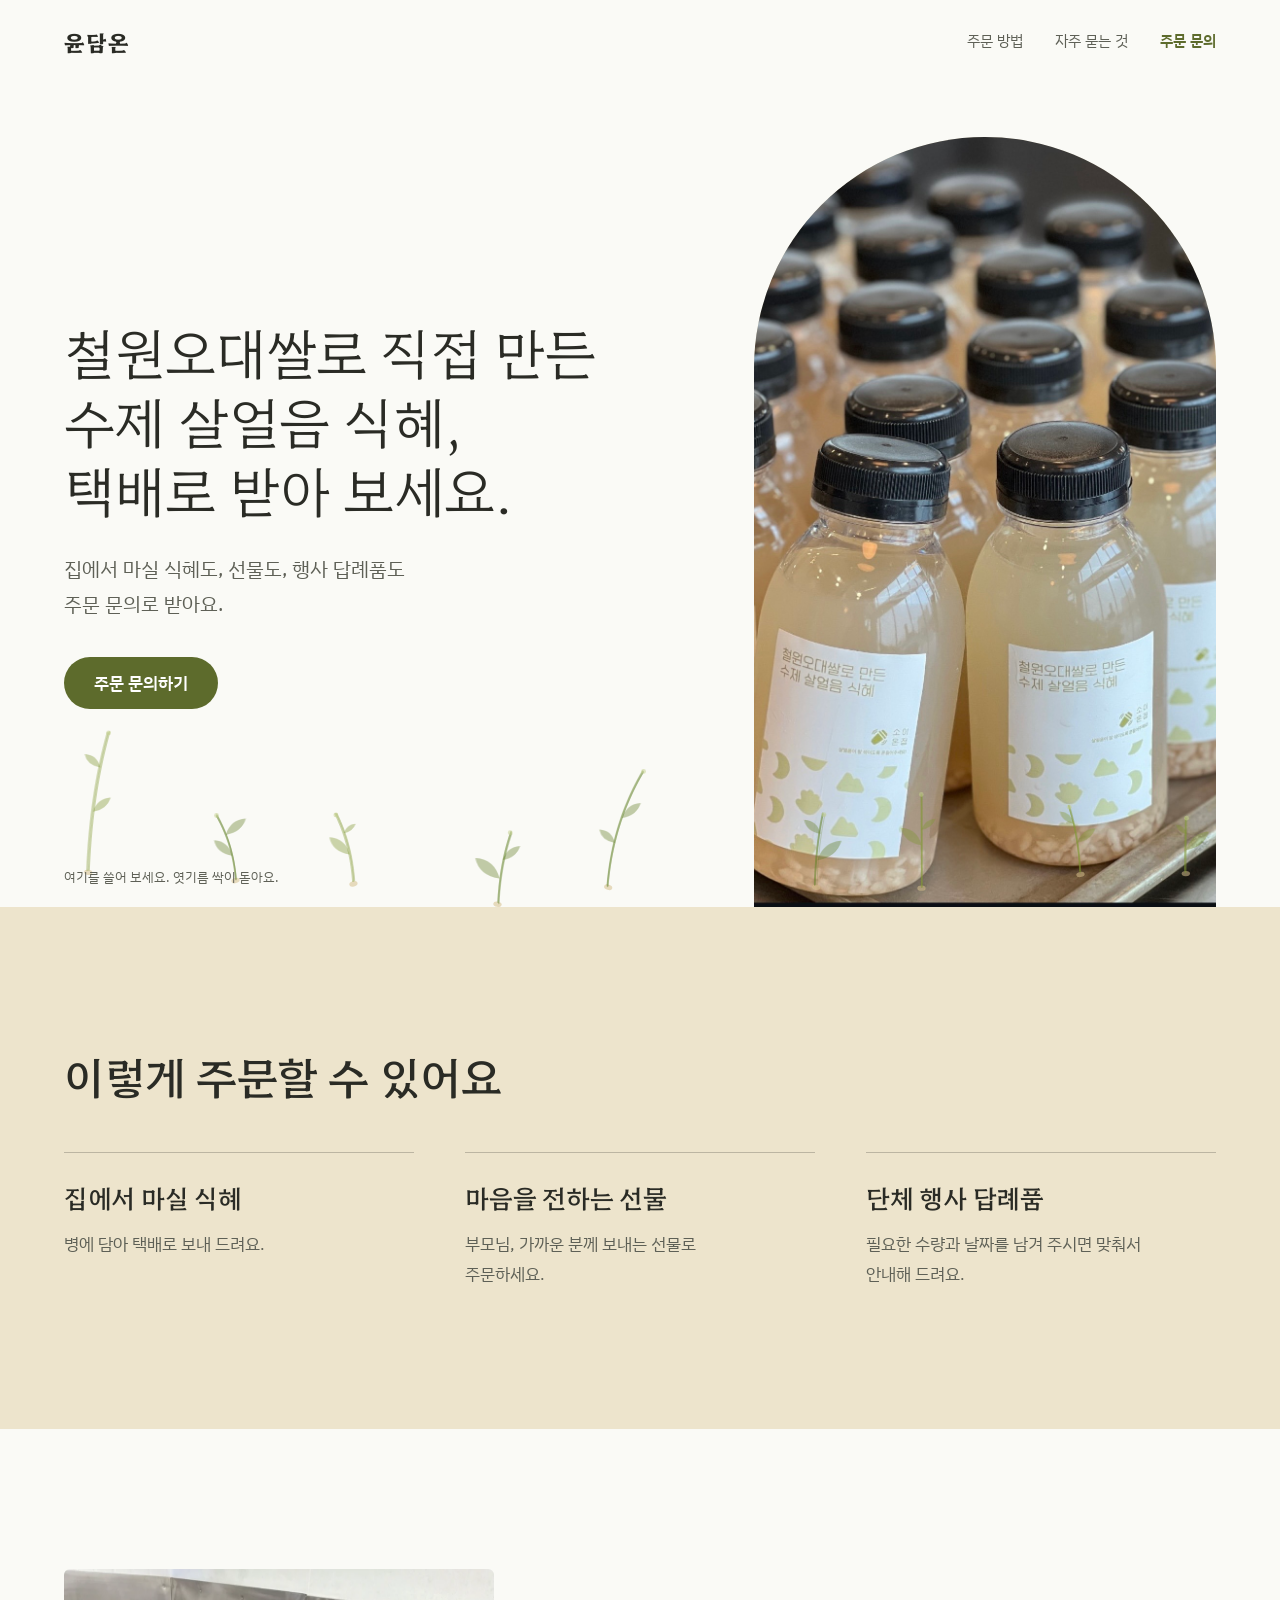
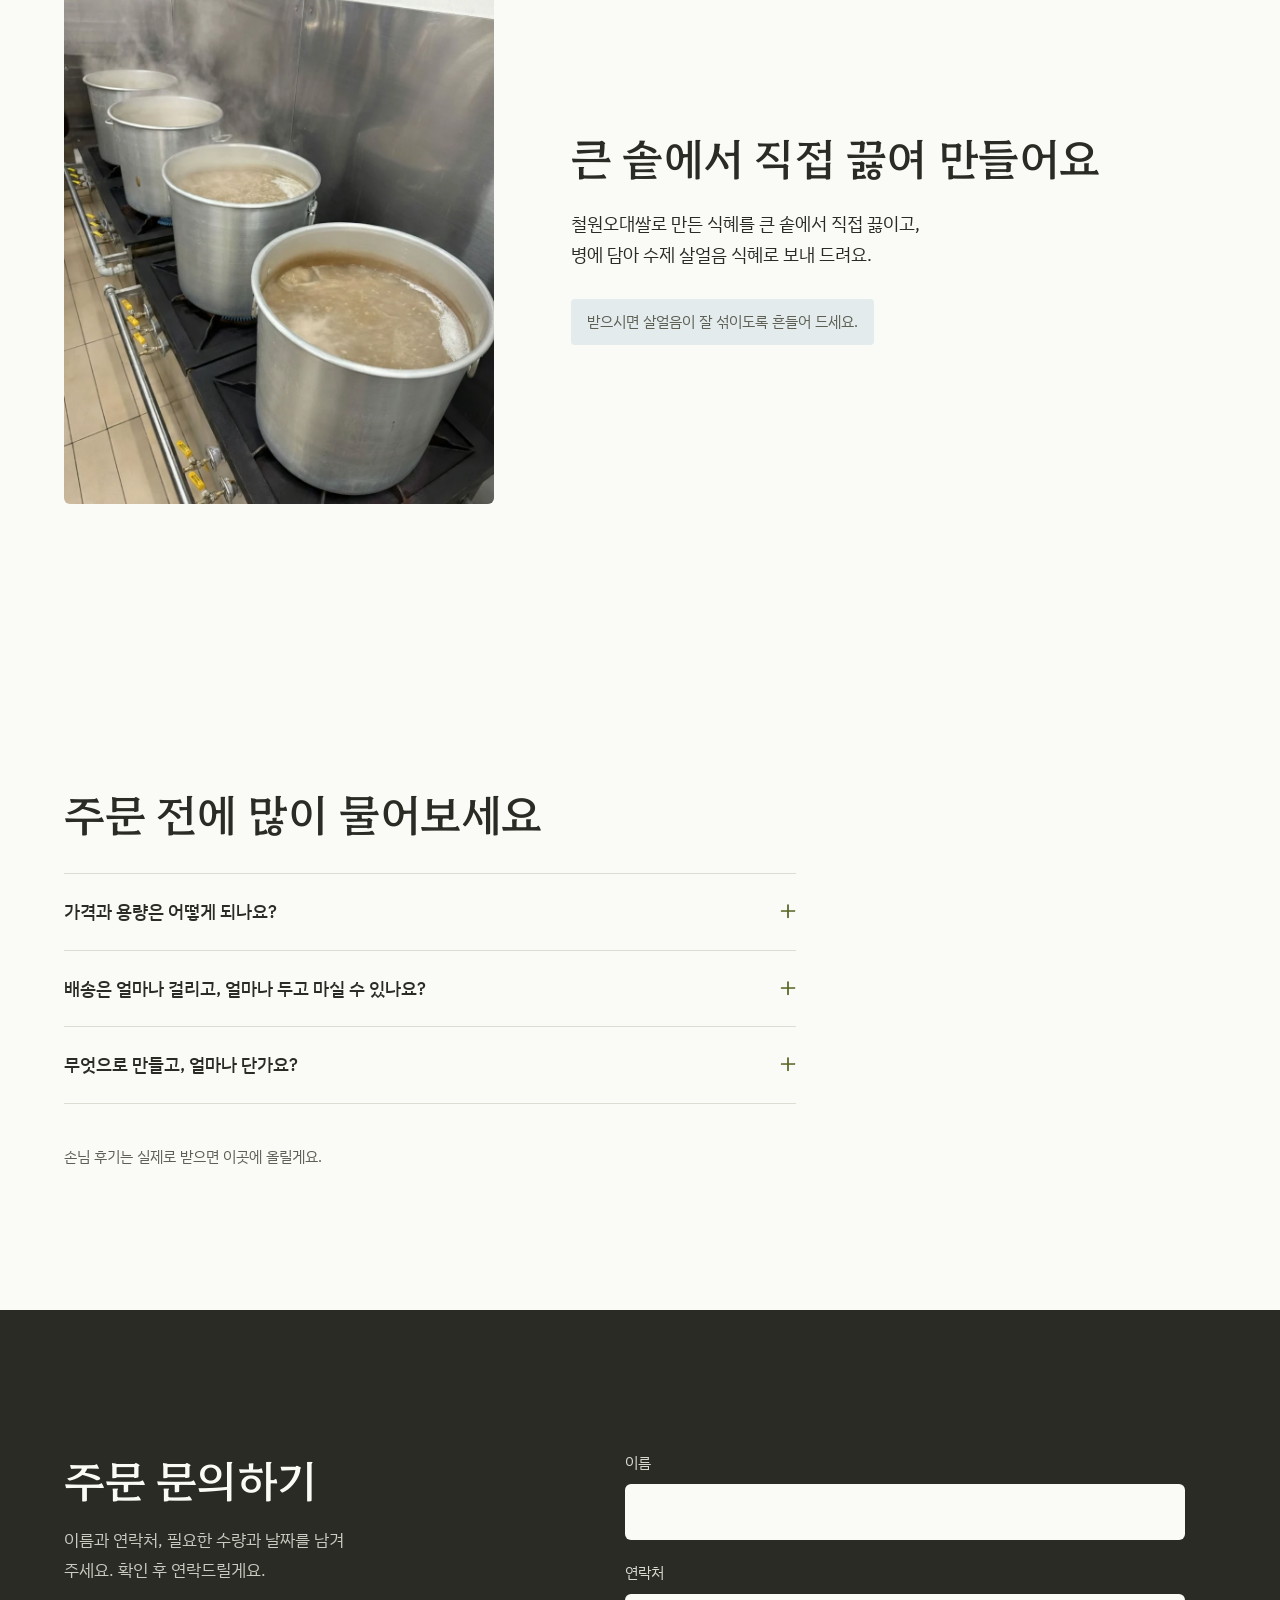
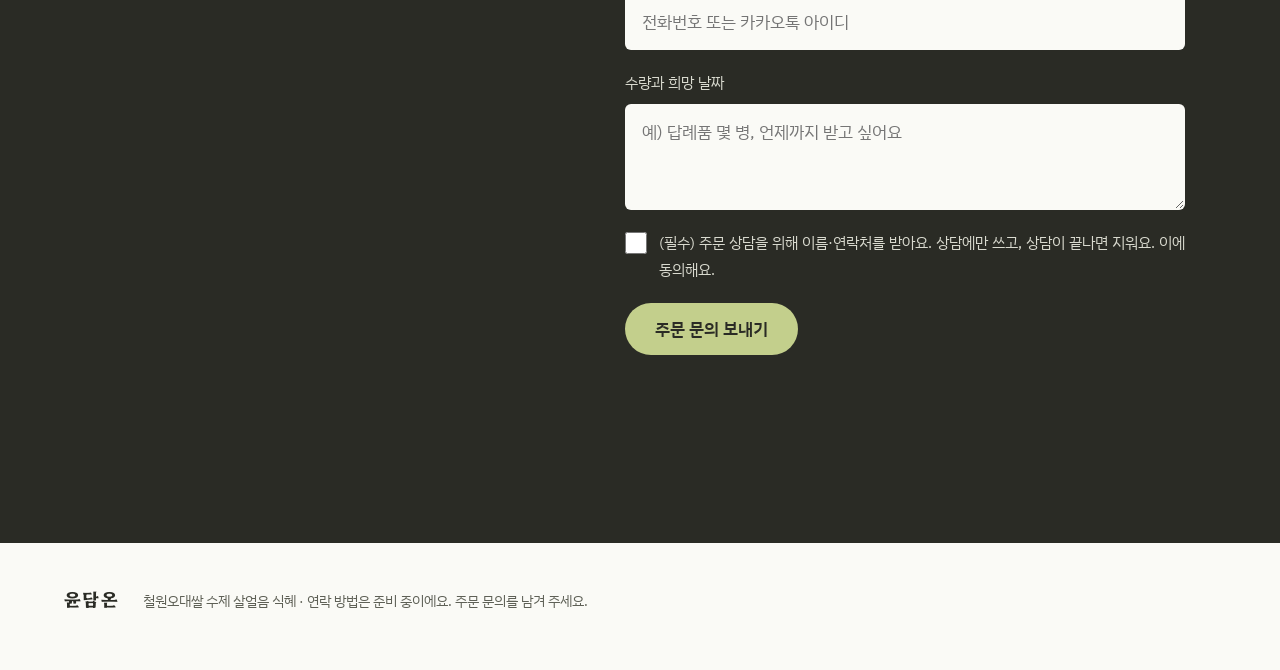
<file: index.html>
<!doctype html>
<html lang="ko">
<head>
  <meta charset="utf-8">
  <meta name="viewport" content="width=device-width, initial-scale=1">
  <title>윤담온 — 철원오대쌀 수제 살얼음 식혜</title>
  <meta name="description" content="철원오대쌀로 직접 만든 수제 살얼음 식혜. 집에서 마실 식혜, 선물, 단체 행사 답례품 주문 문의를 받아요.">
  <meta property="og:title" content="윤담온 — 철원오대쌀 수제 살얼음 식혜">
  <meta property="og:description" content="집에서 마실 식혜도, 선물도, 행사 답례품도 주문 문의로 받아요.">
  <meta property="og:image" content="/images/product.jpg">
  <meta name="theme-color" content="#FAFAF6">
  <link rel="preconnect" href="https://fonts.googleapis.com">
  <link rel="preconnect" href="https://fonts.gstatic.com" crossorigin>
  <link href="https://fonts.googleapis.com/css2?family=Hahmlet:wght@300;500;700&family=IBM+Plex+Sans+KR:wght@400;500;600&display=swap" rel="stylesheet">
  <link rel="stylesheet" href="/styles.css">
</head>
<body>
  <a class="skip" href="#order">주문 문의로 바로 가기</a>

  <header class="top">
    <a class="wordmark" href="/">윤담온</a>
    <nav aria-label="주요 메뉴">
      <a href="#ways">주문 방법</a>
      <a href="#faq">자주 묻는 것</a>
      <a class="nav-cta" href="#order">주문 문의</a>
    </nav>
  </header>

  <main>
    <section class="hero" aria-labelledby="hero-title">
      <div class="hero-copy">
        <h1 id="hero-title"><span>철원오대쌀로 직접 만든</span> <span>수제 살얼음 식혜,</span> <span>택배로 받아 보세요.</span></h1>
        <p class="lede">집에서 마실 식혜도, 선물도, 행사 답례품도<br>주문 문의로 받아요.</p>
        <a class="btn" href="#order">주문 문의하기</a>
      </div>
      <figure class="hero-photo">
        <img src="/images/product.jpg" width="1170" height="1583" alt="‘철원오대쌀로 만든 수제 살얼음 식혜’ 라벨이 붙은 병 식혜가 줄지어 놓여 있다">
      </figure>
      <canvas class="sprouts" aria-hidden="true"></canvas>
      <p class="sprout-hint" aria-hidden="true">여기를 쓸어 보세요. 엿기름 싹이 돋아요.</p>
    </section>

    <section id="ways" class="ways" aria-labelledby="ways-title">
      <h2 id="ways-title">이렇게 주문할 수 있어요</h2>
      <ul class="way-list">
        <li>
          <h3>집에서 마실 식혜</h3>
          <p>병에 담아 택배로 보내 드려요.</p>
        </li>
        <li>
          <h3>마음을 전하는 선물</h3>
          <p>부모님, 가까운 분께 보내는 선물로 주문하세요.</p>
        </li>
        <li>
          <h3>단체 행사 답례품</h3>
          <p>필요한 수량과 날짜를 남겨 주시면 맞춰서 안내해 드려요.</p>
        </li>
      </ul>
    </section>

    <section class="made" aria-labelledby="made-title">
      <figure class="made-photo">
        <img src="/images/pot.webp" width="924" height="2000" loading="lazy" alt="큰 솥 네 개에서 식혜를 끓이고 있는 모습">
      </figure>
      <div class="made-copy">
        <h2 id="made-title">큰 솥에서 직접 끓여 만들어요</h2>
        <p>철원오대쌀로 만든 식혜를 큰 솥에서 직접 끓이고, 병에 담아 수제 살얼음 식혜로 보내 드려요.</p>
        <p class="tip">받으시면 살얼음이 잘 섞이도록 흔들어 드세요.</p>
      </div>
    </section>

    <section id="faq" class="faq" aria-labelledby="faq-title">
      <h2 id="faq-title">주문 전에 많이 물어보세요</h2>
      <details>
        <summary>가격과 용량은 어떻게 되나요?</summary>
        <p>가격과 용량은 지금 준비 중이에요. 주문 문의를 남겨 주시면 직접 안내해 드릴게요.</p>
      </details>
      <details>
        <summary>배송은 얼마나 걸리고, 얼마나 두고 마실 수 있나요?</summary>
        <p>배송 기간과 보관·유통기한 안내는 준비 중이에요. 주문 문의를 남겨 주시면 함께 알려 드릴게요.</p>
      </details>
      <details>
        <summary>무엇으로 만들고, 얼마나 단가요?</summary>
        <p>철원오대쌀로 만들어요. 단맛 정도에 대한 안내는 준비 중이에요.</p>
      </details>
      <p class="reviews-note">손님 후기는 실제로 받으면 이곳에 올릴게요.</p>
    </section>

    <section id="order" class="order" aria-labelledby="order-title">
      <div class="order-intro">
        <h2 id="order-title">주문 문의하기</h2>
        <p>이름과 연락처, 필요한 수량과 날짜를 남겨 주세요. 확인 후 연락드릴게요.</p>
      </div>
      <form class="order-form" id="order-form" novalidate>
        <label class="field">
          <span>이름</span>
          <input name="name" type="text" autocomplete="name" maxlength="50" required>
        </label>
        <label class="field">
          <span>연락처</span>
          <input name="contact" type="text" inputmode="tel" autocomplete="tel" maxlength="100" placeholder="전화번호 또는 카카오톡 아이디" required>
        </label>
        <label class="field">
          <span>수량과 희망 날짜</span>
          <textarea name="message" rows="3" maxlength="1000" placeholder="예) 답례품 몇 병, 언제까지 받고 싶어요"></textarea>
        </label>
        <div class="trap" aria-hidden="true">
          <label>웹사이트 <input name="website" type="text" tabindex="-1" autocomplete="off"></label>
        </div>
        <label class="consent">
          <input name="consent" type="checkbox" required>
          <span>(필수) 주문 상담을 위해 이름·연락처를 받아요. 상담에만 쓰고, 상담이 끝나면 지워요. 이에 동의해요.</span>
        </label>
        <button class="btn" type="submit">주문 문의 보내기</button>
        <p class="form-msg" role="status" aria-live="polite"></p>
      </form>
    </section>
  </main>

  <footer class="foot">
    <p class="wordmark">윤담온</p>
    <p>철원오대쌀 수제 살얼음 식혜 · 연락 방법은 준비 중이에요. 주문 문의를 남겨 주세요.</p>
  </footer>

  <script src="/sprouts.js" defer></script>
  <script src="/order.js" defer></script>
</body>
</html>
</file>
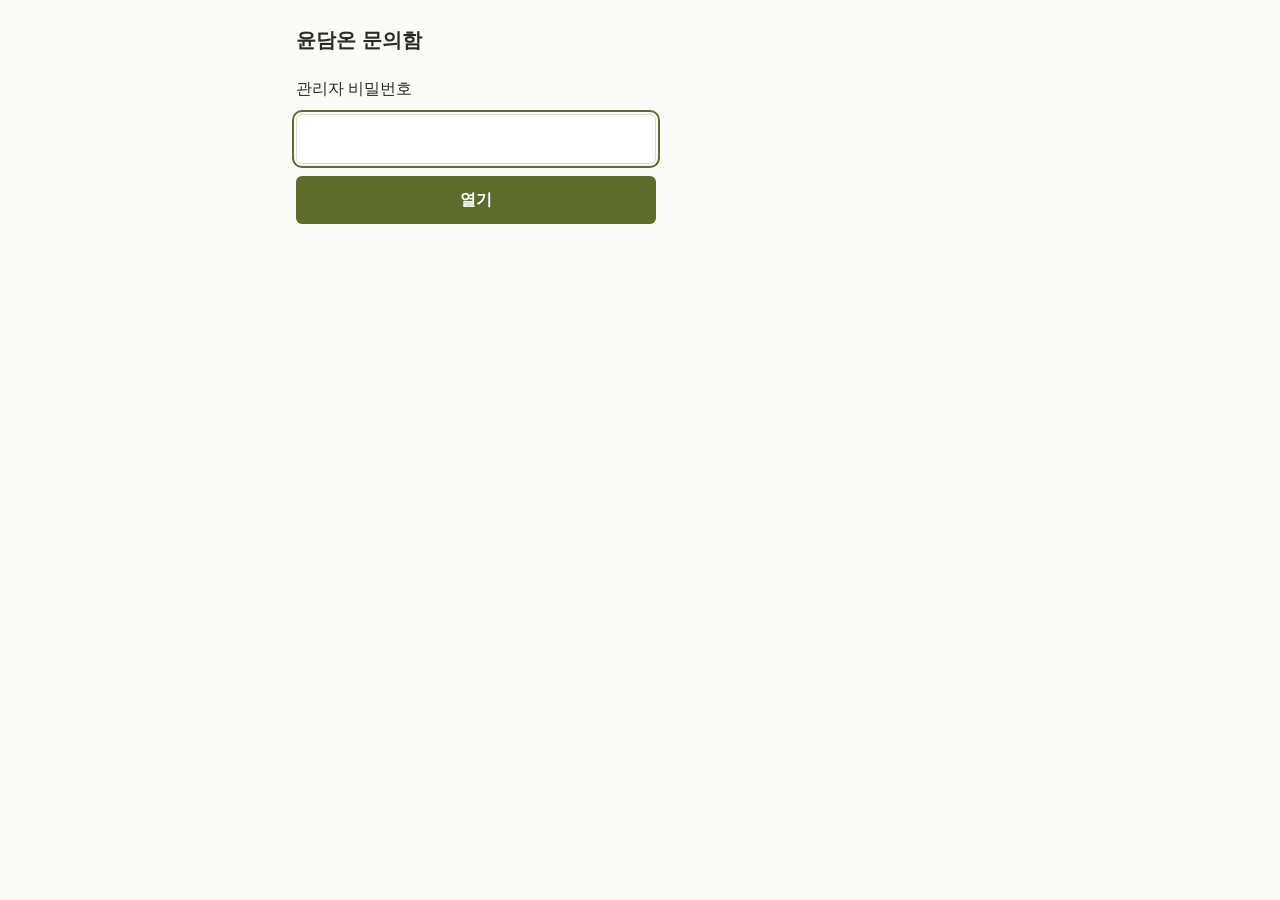
<file: admin/index.html>
<!doctype html>
<html lang="ko">
<head>
  <meta charset="utf-8">
  <meta name="viewport" content="width=device-width, initial-scale=1">
  <meta name="robots" content="noindex, nofollow">
  <title>윤담온 문의함</title>
  <style>
    :root { --rice:#FAFAF6; --ink:#2A2B25; --soft:#5E6056; --sprout:#5D6B2C; --pale:#C3CF8C; --line:#DEDDD3; --new:#EDE4CC; }
    [hidden] { display: none !important; }
    * { box-sizing: border-box; }
    body { margin: 0; background: var(--rice); color: var(--ink); font: 400 16px/1.6 "Apple SD Gothic Neo", "Malgun Gothic", sans-serif; word-break: keep-all; }
    main { max-width: 720px; margin: 0 auto; padding: 24px 16px 64px; }
    h1 { font-size: 20px; margin: 0 0 20px; }
    :focus-visible { outline: 2px solid var(--sprout); outline-offset: 2px; }
    button { font: inherit; cursor: pointer; }
    .login { display: grid; gap: 12px; max-width: 360px; }
    .login input { padding: 14px; font-size: 17px; border: 1px solid var(--line); border-radius: 6px; background: #fff; }
    .primary { min-height: 48px; border: 0; border-radius: 6px; background: var(--sprout); color: #fff; font-weight: 600; }
    .err { color: #A3402A; min-height: 1.6em; margin: 0; }
    .summary { display: flex; align-items: baseline; justify-content: space-between; gap: 12px; margin-bottom: 20px; }
    .count { font-size: 44px; font-weight: 700; line-height: 1; color: var(--sprout); }
    .count small { font-size: 16px; font-weight: 400; color: var(--soft); margin-left: 6px; }
    .ghost { min-height: 44px; padding: 0 16px; border: 1px solid var(--line); border-radius: 6px; background: #fff; color: var(--ink); }
    .list { list-style: none; margin: 0; padding: 0; display: grid; gap: 12px; }
    .card { background: #fff; border: 1px solid var(--line); border-radius: 8px; padding: 16px; }
    .card.is-new { border-color: var(--sprout); background: #FDFCF6; }
    .row1 { display: flex; justify-content: space-between; gap: 8px; color: var(--soft); font-size: 14px; }
    .name { font-size: 18px; font-weight: 600; margin: 6px 0 2px; }
    .contact { padding: 6px 0; border: 0; background: none; color: var(--sprout); text-decoration: underline; font-size: 17px; text-align: left; user-select: all; }
    .message { margin: 8px 0 0; white-space: pre-wrap; }
    .message-label { display: block; font-size: 13px; color: var(--soft); }
    .status { display: grid; grid-template-columns: repeat(3, 1fr); gap: 6px; margin-top: 14px; }
    .status button { min-height: 44px; border: 1px solid var(--line); border-radius: 6px; background: var(--rice); color: var(--ink); }
    .status button[aria-pressed="true"] { background: var(--ink); color: #fff; border-color: var(--ink); }
    .empty { color: var(--soft); padding: 32px 0; }
  </style>
</head>
<body>
  <main>
    <h1>윤담온 문의함</h1>

    <form class="login" id="login">
      <label for="pw">관리자 비밀번호</label>
      <input id="pw" type="password" autocomplete="current-password" required>
      <button class="primary" type="submit">열기</button>
      <p class="err" id="login-err" role="alert"></p>
    </form>

    <section id="box" hidden>
      <div class="summary">
        <p class="count"><span id="new-count">0</span><small>건의 새 문의</small></p>
        <button class="ghost" id="refresh" type="button">새로고침</button>
      </div>
      <p class="err" id="box-err" role="alert"></p>
      <ul class="list" id="list"></ul>
    </section>
  </main>

  <script>
    const STATUSES = ['새 문의', '연락함', '완료'];
    const KEY = 'yd-admin';
    const $ = (id) => document.getElementById(id);
    const getPw = () => sessionStorage.getItem(KEY) || '';

    async function api(method, body) {
      const r = await fetch('/api/admin', {
        method,
        headers: { 'x-admin-password': getPw(), ...(body ? { 'Content-Type': 'application/json' } : {}) },
        body: body ? JSON.stringify(body) : undefined,
      });
      const data = await r.json().catch(() => ({}));
      if (r.status === 401) { logout('비밀번호가 맞지 않아요.'); throw new Error(''); }
      if (!r.ok) throw new Error(data.error || '불러오지 못했어요.');
      return data;
    }

    function logout(text) {
      sessionStorage.removeItem(KEY);
      $('box').hidden = true;
      $('login').hidden = false;
      $('login-err').textContent = text || '';
      $('pw').value = '';
      $('pw').focus();
    }

    const fmt = (iso) => new Date(iso).toLocaleString('ko-KR', { month: 'long', day: 'numeric', weekday: 'short', hour: '2-digit', minute: '2-digit' });

    function render(rows) {
      $('new-count').textContent = rows.filter((r) => r.status === '새 문의').length;
      const list = $('list');
      list.textContent = '';
      if (!rows.length) {
        const p = document.createElement('li');
        p.className = 'empty';
        p.textContent = '아직 들어온 문의가 없어요. 사이트 주소를 인스타그램과 블로그에 걸어 보세요.';
        list.append(p);
        return;
      }
      rows.forEach((r) => {
        const li = document.createElement('li');
        li.className = 'card' + (r.status === '새 문의' ? ' is-new' : '');
        const top = document.createElement('div'); top.className = 'row1';
        const when = document.createElement('span'); when.textContent = fmt(r.created_at);
        const st = document.createElement('span'); st.textContent = r.status;
        top.append(when, st);
        const name = document.createElement('p'); name.className = 'name'; name.textContent = r.name;
        const contact = document.createElement('button');
        contact.type = 'button'; contact.className = 'contact'; contact.textContent = r.contact;
        contact.addEventListener('click', async () => {
          try { await navigator.clipboard.writeText(r.contact); contact.textContent = '복사했어요 · ' + r.contact; setTimeout(() => { contact.textContent = r.contact; }, 1500); }
          catch { const s = getSelection(); s.removeAllRanges(); const rg = document.createRange(); rg.selectNodeContents(contact); s.addRange(rg); }
        });
        li.append(top, name, contact);
        if (r.message) {
          const m = document.createElement('p'); m.className = 'message';
          const lab = document.createElement('span'); lab.className = 'message-label'; lab.textContent = '수량과 희망 날짜';
          m.append(lab, document.createTextNode(r.message));
          li.append(m);
        }
        const bar = document.createElement('div'); bar.className = 'status';
        STATUSES.forEach((s) => {
          const b = document.createElement('button');
          b.type = 'button'; b.textContent = s; b.setAttribute('aria-pressed', String(r.status === s));
          b.addEventListener('click', async () => {
            if (r.status === s) return;
            try { await api('PATCH', { id: r.id, status: s }); await load(); }
            catch (e) { if (e.message) $('box-err').textContent = e.message; }
          });
          bar.append(b);
        });
        li.append(bar);
        list.append(li);
      });
    }

    async function load() {
      $('box-err').textContent = '';
      const { rows } = await api('GET');
      $('login').hidden = true;
      $('box').hidden = false;
      render(rows || []);
    }

    $('login').addEventListener('submit', async (e) => {
      e.preventDefault();
      sessionStorage.setItem(KEY, $('pw').value);
      $('login-err').textContent = '';
      try { await load(); } catch (err) { if (err.message) $('login-err').textContent = err.message; }
    });
    $('refresh').addEventListener('click', () => load().catch((e) => { if (e.message) $('box-err').textContent = e.message; }));

    if (getPw()) load().catch((e) => { if (e.message) $('login-err').textContent = e.message; });
    else $('pw').focus();
  </script>
</body>
</html>
</file>
<file: styles.css>
/* 윤담온 — 쌀뜨물 바탕, 엿기름 싹의 연두, 식혜의 옅은 호박빛 */
:root {
  --rice: #FAFAF6;       /* 바탕: 쌀뜨물 흰색 */
  --ink: #2A2B25;        /* 글자: 먹 */
  --ink-soft: #5E6056;   /* 보조 글자 */
  --sprout: #5D6B2C;     /* 버튼·강조: 짙은 엿기름 싹 */
  --sprout-pale: #C3CF8C;/* 라벨의 연두 */
  --sikhye: #EDE4CC;     /* 식혜의 옅은 호박빛 */
  --frost: #E3EBEC;      /* 살얼음 */
  --line: #DEDDD3;
  --display: "Hahmlet", "Noto Serif KR", serif;
  --body: "IBM Plex Sans KR", "Apple SD Gothic Neo", "Malgun Gothic", sans-serif;
  --gutter: clamp(20px, 5vw, 64px);
}

* { box-sizing: border-box; }
html { scroll-behavior: smooth; }
@media (prefers-reduced-motion: reduce) { html { scroll-behavior: auto; } }

body {
  margin: 0;
  background: var(--rice);
  color: var(--ink);
  font: 400 17px/1.75 var(--body);
  word-break: keep-all;
  -webkit-font-smoothing: antialiased;
}

img { display: block; max-width: 100%; height: auto; }
a { color: inherit; }
h1, h2, h3 { font-family: var(--display); font-weight: 500; margin: 0; letter-spacing: -0.01em; }
p { margin: 0; }

:focus-visible { outline: 2px solid var(--sprout); outline-offset: 3px; border-radius: 2px; }

.skip {
  position: absolute; left: 12px; top: -48px; z-index: 10;
  background: var(--ink); color: var(--rice); padding: 8px 14px; text-decoration: none;
}
.skip:focus { top: 12px; }

/* 머리 */
.top {
  display: flex; align-items: center; justify-content: space-between; gap: 16px;
  padding: 22px var(--gutter);
}
.wordmark {
  font-family: var(--display); font-weight: 700; font-size: 22px;
  letter-spacing: 0.08em; text-decoration: none;
}
.top nav { display: flex; gap: clamp(14px, 3vw, 32px); font-size: 15px; }
.top nav a { text-decoration: none; color: var(--ink-soft); }
.top nav a:hover { color: var(--ink); }
.top nav .nav-cta { color: var(--sprout); font-weight: 600; }

/* 첫 화면 */
.hero {
  position: relative;
  display: grid;
  grid-template-columns: minmax(0, 1.15fr) minmax(0, 0.85fr);
  align-items: end;
  gap: clamp(28px, 5vw, 72px);
  padding: clamp(24px, 6vh, 72px) var(--gutter) 0;
  min-height: calc(100svh - 76px);
  overflow: hidden;
}
.hero-copy { position: relative; z-index: 2; padding-bottom: clamp(120px, 22vh, 220px); }
.hero h1 {
  font-size: clamp(30px, 4.3vw, 64px);
  line-height: 1.25;
  font-weight: 300;
}
.hero h1 span { display: block; white-space: nowrap; }
.lede { margin-top: 28px; font-size: clamp(17px, 1.6vw, 20px); color: var(--ink-soft); }
.hero .btn { margin-top: 36px; }

.hero-photo {
  position: relative; z-index: 1; margin: 0;
  align-self: stretch;
  border-radius: 999px 999px 0 0;  /* 병 어깨처럼 둥근 위쪽 */
  overflow: hidden;
  background: var(--sikhye);
}
.hero-photo img { width: 100%; height: 100%; object-fit: cover; object-position: 50% 70%; }

.sprouts {
  position: absolute; left: 0; right: 0; bottom: 0; z-index: 3;
  width: 100%; height: clamp(160px, 30vh, 280px);
  touch-action: pan-y;
}
.sprout-hint {
  position: absolute; z-index: 4; left: var(--gutter); bottom: 18px;
  font-size: 13px; color: var(--ink-soft); pointer-events: none;
}

/* 버튼 */
.btn {
  display: inline-flex; align-items: center; justify-content: center;
  min-height: 52px; padding: 0 30px;
  background: var(--sprout); color: #fff;
  font: 600 17px/1 var(--body);
  border: 0; border-radius: 999px; text-decoration: none; cursor: pointer;
}
.btn:hover { background: #4C5923; }
.btn:disabled { opacity: 0.6; cursor: progress; }

/* 공통 구역 */
.ways, .made, .faq, .order { padding: clamp(72px, 12vw, 140px) var(--gutter); }
h2 { font-size: clamp(28px, 3.6vw, 44px); line-height: 1.3; }

/* 주문 방법 */
.ways { background: var(--sikhye); }
.way-list {
  list-style: none; margin: 48px 0 0; padding: 0;
  display: grid; grid-template-columns: repeat(3, minmax(0, 1fr));
  gap: clamp(24px, 4vw, 56px);
}
.way-list li { border-top: 1px solid rgba(42, 43, 37, 0.25); padding-top: 22px; }
.way-list h3 { font-size: clamp(21px, 2vw, 26px); }
.way-list p { margin-top: 10px; color: var(--ink-soft); max-width: 28ch; }

/* 직접 만들어요 */
.made {
  display: grid; grid-template-columns: minmax(0, 0.8fr) minmax(0, 1.2fr);
  gap: clamp(32px, 6vw, 96px); align-items: center;
}
.made-photo {
  margin: 0; aspect-ratio: 924 / 1150; overflow: hidden; border-radius: 6px;
}
.made-photo img { width: 100%; height: 100%; object-fit: cover; }
.made-copy p { margin-top: 22px; max-width: 34ch; font-size: 18px; }
.made-copy .tip {
  display: inline-block; margin-top: 28px; padding: 10px 16px;
  background: var(--frost); border-radius: 4px; font-size: 15px; color: var(--ink-soft);
}

/* 자주 묻는 것 */
.faq { max-width: 860px; }
.faq h2 { margin-bottom: 32px; }
.faq details { border-bottom: 1px solid var(--line); }
.faq details:first-of-type { border-top: 1px solid var(--line); }
.faq summary {
  list-style: none; cursor: pointer;
  display: flex; justify-content: space-between; gap: 16px;
  padding: 22px 0; font-size: 18px; font-weight: 500;
}
.faq summary::-webkit-details-marker { display: none; }
.faq summary::after {
  content: "+"; font-family: var(--display); font-size: 24px; line-height: 1; color: var(--sprout);
  transition: transform 0.2s ease;
}
.faq details[open] summary::after { transform: rotate(45deg); }
.faq details p { padding: 0 0 24px; color: var(--ink-soft); max-width: 60ch; }
.reviews-note { margin-top: 40px; font-size: 15px; color: var(--ink-soft); }

/* 주문 문의 */
.order {
  background: var(--ink); color: var(--rice);
  display: grid; grid-template-columns: minmax(0, 0.9fr) minmax(0, 1.1fr);
  gap: clamp(32px, 6vw, 96px);
}
.order-intro p { margin-top: 18px; color: #C9CAC0; max-width: 30ch; }
.order-form { display: grid; gap: 20px; max-width: 560px; }
.field { display: grid; gap: 8px; }
.field span { font-size: 15px; color: #D9DACF; }
.field input, .field textarea {
  width: 100%; padding: 14px 16px;
  font: 400 17px/1.5 var(--body); color: var(--ink);
  background: var(--rice); border: 1px solid transparent; border-radius: 6px;
}
.field textarea { resize: vertical; min-height: 96px; }
.field input:focus-visible, .field textarea:focus-visible { outline: 2px solid var(--sprout-pale); outline-offset: 2px; }
.consent { display: flex; gap: 12px; align-items: flex-start; font-size: 15px; color: #D9DACF; cursor: pointer; }
.consent input { width: 22px; height: 22px; margin: 2px 0 0; accent-color: var(--sprout-pale); flex: none; }
.order .btn { background: var(--sprout-pale); color: var(--ink); justify-self: start; }
.order .btn:hover { background: #D3DD9F; }
.form-msg { min-height: 1.75em; font-size: 16px; }
.form-msg.ok { color: var(--sprout-pale); }
.form-msg.err { color: #F2B8A8; }
.trap { position: absolute; left: -9999px; width: 1px; height: 1px; overflow: hidden; }

/* 바닥 */
.foot {
  padding: 40px var(--gutter) 56px;
  display: flex; flex-wrap: wrap; gap: 8px 24px; align-items: baseline;
  font-size: 14px; color: var(--ink-soft);
}
.foot .wordmark { font-size: 18px; color: var(--ink); }

/* 폰 */
@media (max-width: 820px) {
  .top nav a:not(.nav-cta) { display: none; }
  .hero { grid-template-columns: 1fr; min-height: 0; padding-top: 16px; padding-bottom: 130px; }
  .hero-copy { padding-bottom: 0; }
  .hero-photo { max-height: 62svh; border-radius: 240px 240px 0 0; }
  .sprouts { height: 150px; }
  .sprout-hint { bottom: 12px; }
  .way-list { grid-template-columns: 1fr; margin-top: 32px; }
  .made, .order { grid-template-columns: 1fr; }
  .made-photo { max-width: 420px; }
}
</file>
